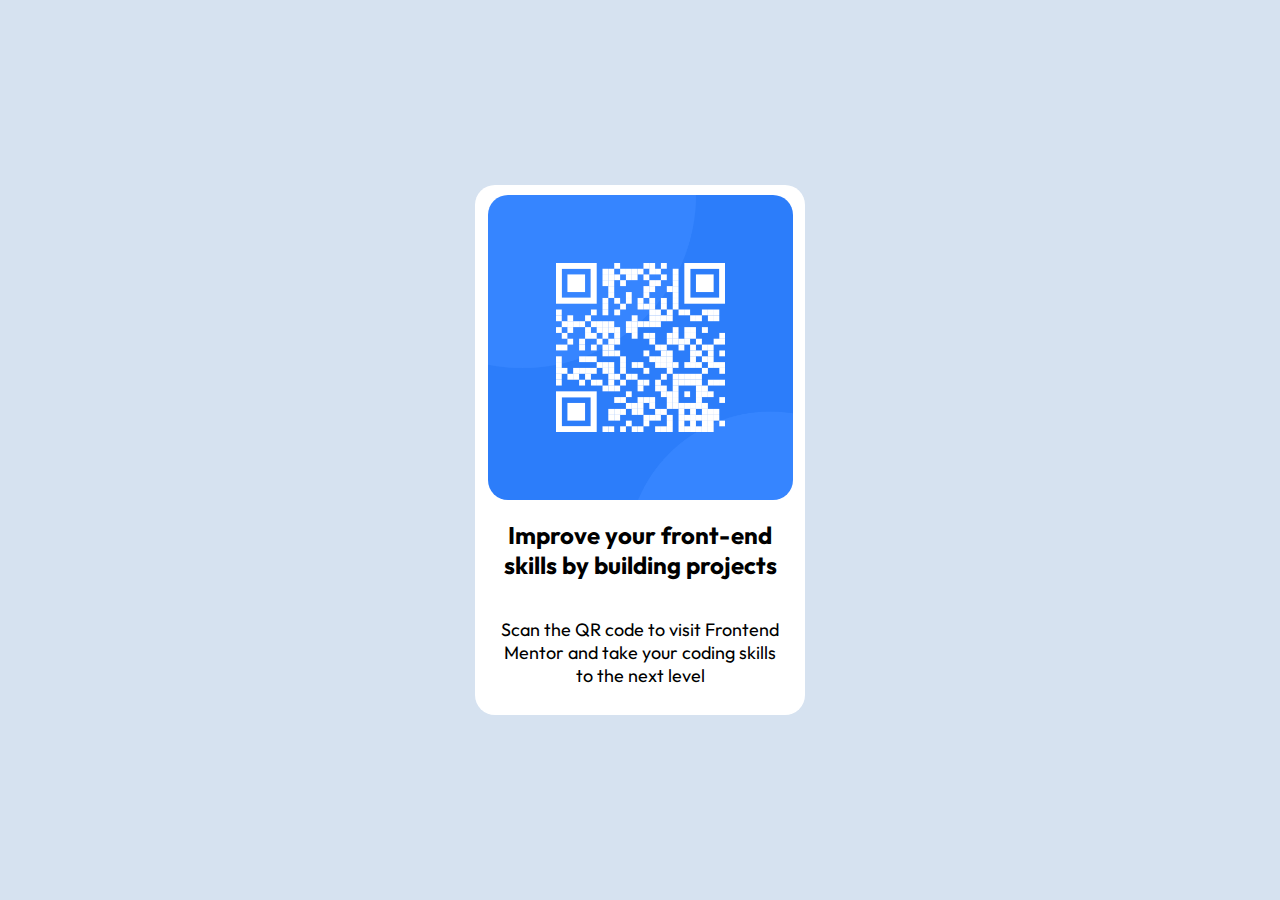
<file: fron-end/qr-code-component-main/index.html>
<!DOCTYPE html>
<html lang="en">

<head>
  <meta charset="UTF-8">
  <meta name="viewport" content="width=device-width, initial-scale=1.0">
  <!-- displays site properly based on user's device -->

  <link rel="icon" type="image/png" sizes="32x32" href="./images/favicon-32x32.png">
  <link rel="stylesheet" href="style.css">
  <title>Frontend Mentor | QR code component</title>

</head>

<body>
  <div class="container">
    <div class="co-container">
      <img  class="co-container__qr"src="./images/image-qr-code.png" alt="QR code" draggable="false">
      <h2 id="co-container__title">Improve your front-end skills by building projects</h2>
      <p>Scan the QR code to visit Frontend Mentor and take your coding skills to the next level</p>
    </div>
  </div>
  <!-- <div class="attribution">
    Challenge by <a href="https://www.frontendmentor.io?ref=challenge" target="_blank">Frontend Mentor</a>.
    Coded by <a href="#">Your Name Here</a>.
  </div> -->
</body>

</html>
</file>
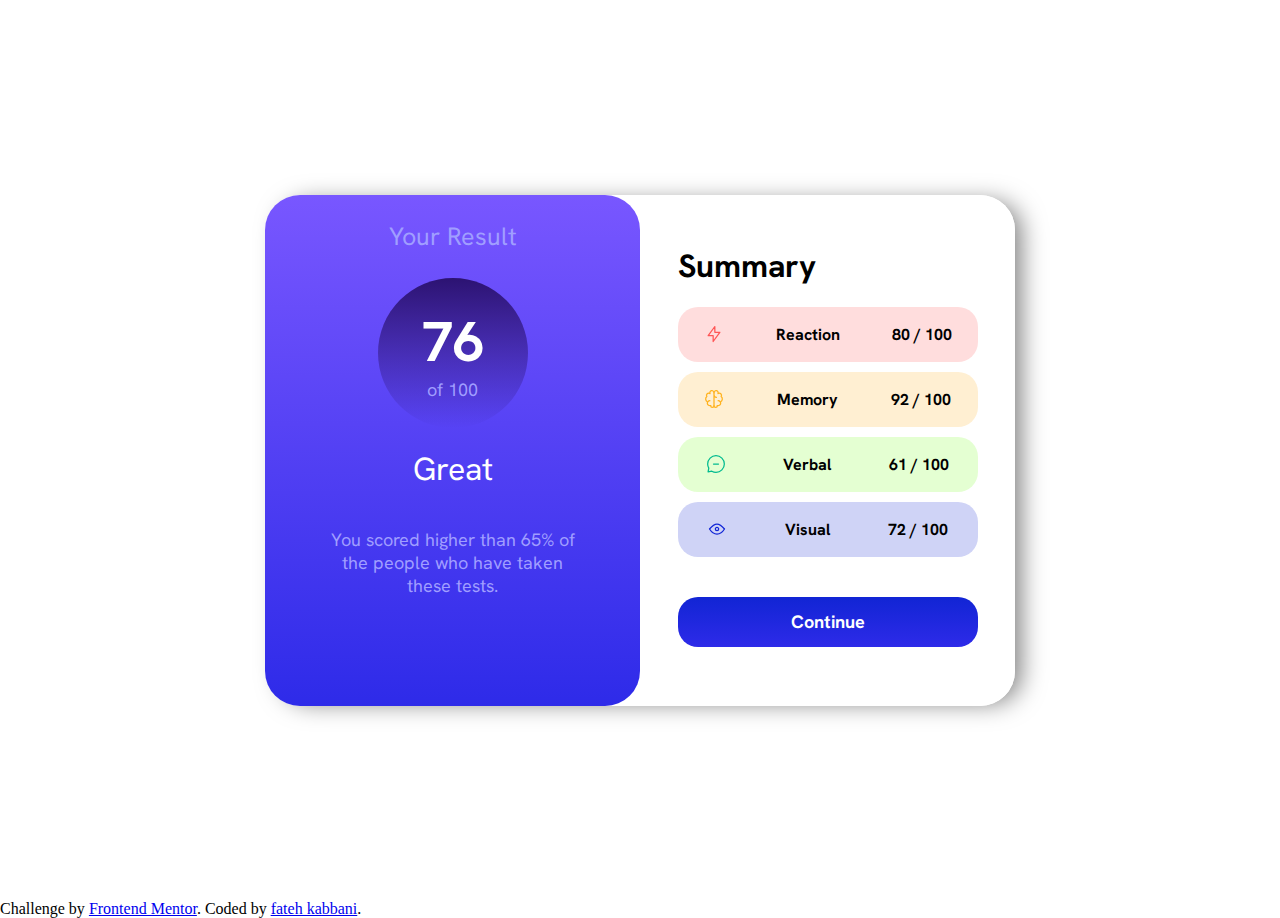
<file: fron-end/results-summary-component-main/index.html>
<!DOCTYPE html>
<html lang="en">

<head>
  <meta charset="UTF-8">
  <meta name="viewport" content="width=device-width, initial-scale=1.0">
  <!-- displays site properly based on user's device -->
  <link rel="icon" type="image/png" sizes="32x32" href="./assets/images/favicon-32x32.png">
  <link rel="stylesheet" href="style.css">
  <title>Frontend Mentor | Results summary component</title>
  <!-- Feel free to remove these styles or customise in your own stylesheet 👍 -->

</head>

<body>
  <div class="container">
    <div class="co-container">
      <div class="section-one">
        <p id="resault">Your Result</p>
        <div id="score_container">
          <h1>76</h1>
          <span>of 100</span>
        </div>
        <span>
          Great
        </span>
        <p>
          You scored higher than 65% of the people who have taken these tests.
        </p>
      </div>
      <div class="section-two">
        <h1>Summary</h1>
        <div class="reaction_collection">
          <div class="row" id="firstrow">
              <svg xmlns="http://www.w3.org/2000/svg" width="20" height="20" fill="none" viewBox="0 0 20 20">
                <path stroke="#F55" stroke-linecap="round" stroke-linejoin="round" stroke-width="1.25"
                  d="M10.833 8.333V2.5l-6.666 9.167h5V17.5l6.666-9.167h-5Z" />
              </svg>
              <p class="text_row">Reaction</p>
            <span>80 / 100</span>
          </div>
          <div class="row" id="secondrow">
              <svg xmlns="http://www.w3.org/2000/svg" width="20" height="20" fill="none" viewBox="0 0 20 20">
                <path stroke="#FFB21E" stroke-linecap="round" stroke-linejoin="round" stroke-width="1.25"
                  d="M5.833 11.667a2.5 2.5 0 1 0 .834 4.858" />
                <path stroke="#FFB21E" stroke-linecap="round" stroke-linejoin="round" stroke-width="1.25"
                  d="M3.553 13.004a3.333 3.333 0 0 1-.728-5.53m.025-.067a2.083 2.083 0 0 1 2.983-2.824m.199.054A2.083 2.083 0 1 1 10 3.75v12.917a1.667 1.667 0 0 1-3.333 0M10 5.833a2.5 2.5 0 0 0 2.5 2.5m1.667 3.334a2.5 2.5 0 1 1-.834 4.858" />
                <path stroke="#FFB21E" stroke-linecap="round" stroke-linejoin="round" stroke-width="1.25"
                  d="M16.447 13.004a3.334 3.334 0 0 0 .728-5.53m-.025-.067a2.083 2.083 0 0 0-2.983-2.824M10 3.75a2.085 2.085 0 0 1 2.538-2.033 2.084 2.084 0 0 1 1.43 2.92m-.635 12.03a1.667 1.667 0 0 1-3.333 0" />
              </svg>
              <p class="text_row">Memory</p>
            <span>92 / 100</span>
          </div>
          <div class="row" id="thirdrow">
              <svg xmlns="http://www.w3.org/2000/svg" width="20" height="20" fill="none" viewBox="0 0 20 20">
                <path stroke="#00BB8F" stroke-linecap="round" stroke-linejoin="round" stroke-width="1.25"
                  d="M7.5 10h5M10 18.333A8.333 8.333 0 1 0 1.667 10c0 1.518.406 2.942 1.115 4.167l-.699 3.75 3.75-.699A8.295 8.295 0 0 0 10 18.333Z" />
              </svg>
              <p class="text_row">Verbal</p>
            <span>61 / 100</span>
          </div>
          <div class="row" id="forthrow">
              <svg xmlns="http://www.w3.org/2000/svg" width="20" height="20" fill="none" viewBox="0 0 20 20">
                <path stroke="#1125D6" stroke-linecap="round" stroke-linejoin="round" stroke-width="1.25"
                  d="M10 11.667a1.667 1.667 0 1 0 0-3.334 1.667 1.667 0 0 0 0 3.334Z" />
                <path stroke="#1125D6" stroke-linecap="round" stroke-linejoin="round" stroke-width="1.25"
                  d="M17.5 10c-1.574 2.492-4.402 5-7.5 5s-5.926-2.508-7.5-5C4.416 7.632 6.66 5 10 5s5.584 2.632 7.5 5Z" />
              </svg>
              <p>Visual</p>
            <span>72 / 100</span>
          </div>
        </div>
        <button>Continue</button>
      </div>
    </div>
  </div>
  <div class="attribution">
    Challenge by <a href="https://www.frontendmentor.io?ref=challenge" target="_blank">Frontend Mentor</a>.
    Coded by <a href="https://github.com/zombie223">fateh kabbani</a>.
  </div>
</body>

</html>
</file>
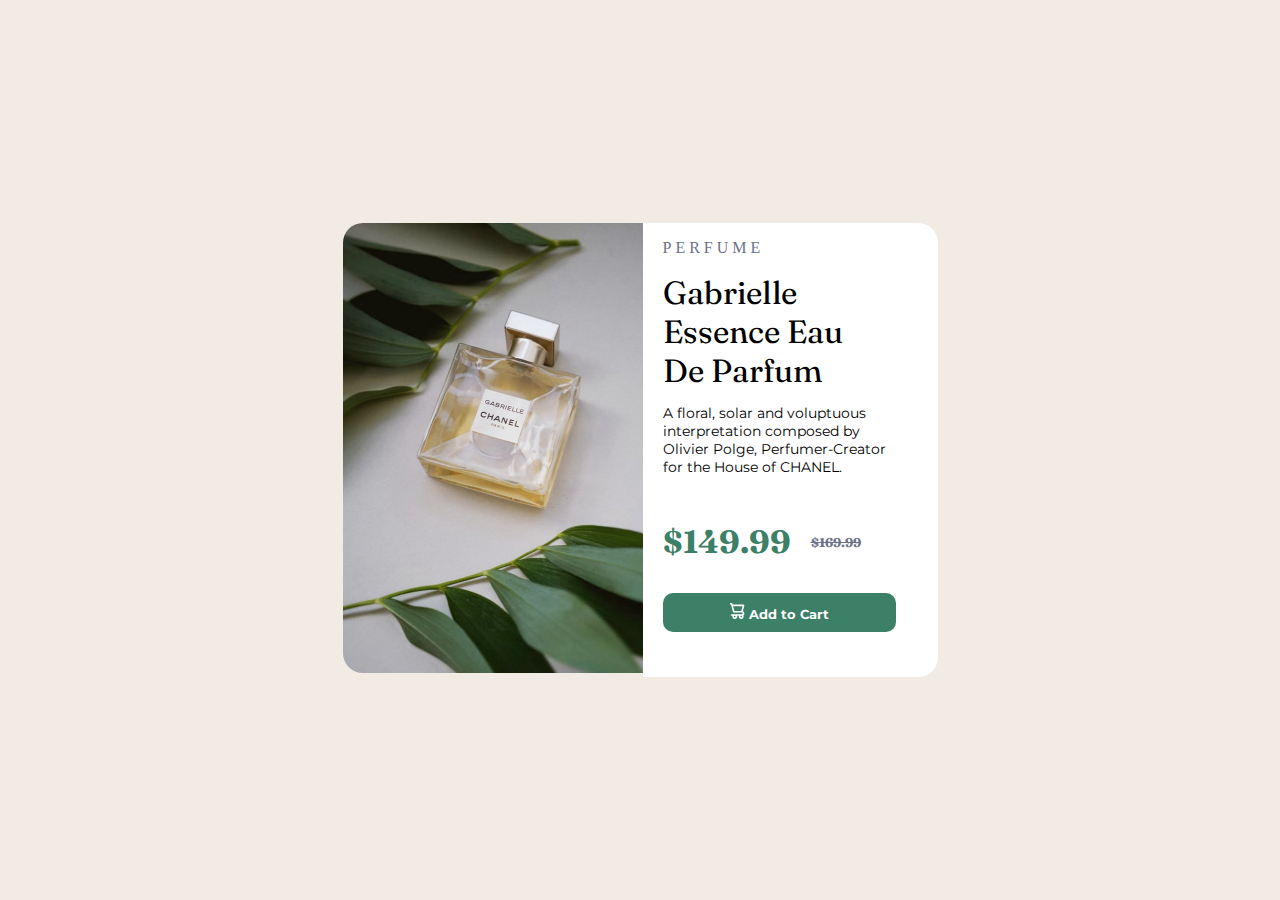
<file: front-end/frontendmentor/product-preview-card-component-main/index.html>
<!DOCTYPE html>
<html lang="en">

<head>
  <meta charset="UTF-8">
  <meta name="viewport" content="width=device-width, initial-scale=1.0">
  <link rel="icon" type="image/png" sizes="32x32" href="./images/favicon-32x32.png">
  <title>Frontend Mentor | Product preview card component</title>
  <link rel="stylesheet" href="style.css">
</head>

<body>
  <div class="container">
    <div class="co-container">
      <div id="section_one">
        <img class="image1" src="images/image-product-desktop.jpg" />
        <img class="image2" src="images/image-product-mobile.jpg" />
      </div>
      <div class="section_two">
        <p id="content-title">
          perfume
        </p>
        <p class="title">Gabrielle Essence Eau De Parfum</p>
        <p class="discription">
          A floral, solar and voluptuous interpretation composed by Olivier Polge,
          Perfumer-Creator for the House of CHANEL.
        </p>

        <p class="price">
          $149.99
          <span class="price_exp"> $169.99
          </span>
        </p>
        <button class="button">
          <svg width="15" height="16" xmlns="http://www.w3.org/2000/svg">
            <path
              d="M14.383 10.388a2.397 2.397 0 0 0-1.518-2.222l1.494-5.593a.8.8 0 0 0-.144-.695.8.8 0 0 0-.631-.28H2.637L2.373.591A.8.8 0 0 0 1.598 0H0v1.598h.983l1.982 7.4a.8.8 0 0 0 .799.59h8.222a.8.8 0 0 1 0 1.599H1.598a.8.8 0 1 0 0 1.598h.943a2.397 2.397 0 1 0 4.507 0h1.885a2.397 2.397 0 1 0 4.331-.376 2.397 2.397 0 0 0 1.12-2.021ZM11.26 7.99H4.395L3.068 3.196h9.477L11.26 7.991Zm-6.465 6.392a.8.8 0 1 1 0-1.598.8.8 0 0 1 0 1.598Zm6.393 0a.8.8 0 1 1 0-1.598.8.8 0 0 1 0 1.598Z"
              fill="#FFF" />
          </svg>
          
          <span>Add to Cart</span>
        </button>
      </div>
    </div>
  </div>
  <!-- <div class="attribution">
    Challenge by <a href="https://www.frontendmentor.io?ref=challenge" target="_blank">Frontend Mentor</a>.
    Coded by <a href="#">Your Name Here</a>.
  </div> -->
</body>

</html>
</file>
<file: fron-end/qr-code-component-main/style.css>
@import url('https://fonts.googleapis.com/css2?family=Outfit:wght@400;700&display=swap');

:root {
    --White: hsl(0, 0%, 100%);
    --Light_gray: hsl(212, 45%, 89%);
    --Grayish_blue: hsl(220, 15%, 55%);
    --Dark_blue: hsl(218, 44%, 22%);
}

body {
    margin: 0;
    padding: 0;
    background-color:var(--Light_gray);
    box-sizing: border-box;
    font-family: 'Outfit', sans-serif;
    font-weight: 400;
    user-select: none;
    -webkit-user-drag: none;
}

.container {
    width: 100%;
    height: 100vh;
    display: flex;
    justify-content: center;
    align-items: center;
}

.co-container {
    display: flex;
    flex-direction: column;
    justify-content: center;
    align-items: center;
    background-color:var(--White);
    border-radius: 20px;
    max-inline-size: 290px;
    padding:10px 20px;
}

img{
    width:305px;
    border-radius: 20px;
}
h2,
p {
    text-align: center;
}
p{
    font-size: 18px;
}
</file>
<file: fron-end/results-summary-component-main/style.css>
@import url('https://fonts.googleapis.com/css2?family=Hanken+Grotesk:wght@700&display=swap');

:root {
    --white: hsl(0, 0%, 100%);
    --blue: hsl(222, 100%, 96%);
    --light: hsl(241, 100%, 81%);
    --dark: hsl(224, 30%, 27%);
    --main-font: 'Hanken Grotesk', sans-serif;
    --main-font-weight: 700;
}

body {
    margin: 0;
    padding: 0;
    box-sizing: border-box;

}

.container {
    display: flex;
    justify-content: center;
    align-items: center;
    height: 100vh;
}

.co-container {
    display: flex;
    width: 750px;
    height: 511px;
    -webkit-box-shadow: 11px 2px 25px -5px rgba(0, 0, 0, 0.5);
    box-shadow: 11px 2px 25px -5px rgba(0, 0, 0, 0.5);
    border-radius: 35px;
}

.section-one {
    height: 100%;
    width: 100%;
    background: linear-gradient(hsl(252, 100%, 67%), hsl(241, 81%, 54%));
    display: flex;
    justify-content: flex-start;
    align-items: center;
    flex-direction: column;
    border-radius: 35px;
}


#score_container h1 {
    font-family: var(--main-font);
    font-weight: var(--main-font-weight);
    font-size: 3.5rem;
    color: var(--white);
    margin: 0;
    padding: 0;
}

#score_container span {
    font-size: 18px;
    font-family: var(--main-font);
    font-weight: var(--main-weight-font);
    color: var(--light)
}

#score_container {
    display: flex;
    flex-direction: column;
    justify-content: center;
    align-items: center;
    height: 150px;
    width: 150px;
    border-radius: 50%;
    background: linear-gradient(hsla(256, 72%, 26%, 1), hsla(241, 72%, 26%, 0));
}

.section-one>span {
    font-size: 32px;
    font-family: var(--main-font);
    font-weight: var(--main-weight-font);
    color: var(--white);
    padding-top: 20px;
    padding-bottom: 20px;
}

#resault {
    font-size: 25px;
    font-family: var(--main-font);
    font-weight: var(--main-weight-font);
    color: var(--light);
}

span+p {
    font-size: 18px;
    font-family: var(--main-font);
    font-weight: var(--main-weight-font);
    color: var(--light);
    justify-content: center;
    max-width: 70%;
    text-align: center;
}

.section-two {
    height: 100%;
    width: 100%;
    background-color: var(--white);
    display: flex;
    border-radius: 35px;
    flex-flow: column;

}

.section-two h1 {
    font-family: var(--main-font);
    font-weight: var(--main-font-weight);
    margin-left: 10%;
    margin-top: 50px;
    margin-bottom: 20px;
}

.row {
    display: flex;
    flex-direction: row;
    justify-content: space-around;
    align-items: center;
    font-family: var(--main-font);
    font-weight: var(--main-font-weight);
    height: 55px;
    width: 80%;
    margin: 0 auto;
    margin-bottom: 10px;
    border-radius: 20px;
}

.row:last-child {
    margin-bottom: 40px;
}

#firstrow {
    background-color: hsla(0, 100%, 67%, 20%);
}


#secondrow {
    background-color: hsla(39, 100%, 56%, 20%);
}

#thirdrow {
    background-color: hsla(96, 100%, 56%, 20%);
}

#forthrow {
    background-color: hsla(234, 85%, 45%, 20%);
}

.reaction_collection+button {
    align-self: center;
}

button {
    width: 80%;
    height: 50px;
    border-radius: 20px;
    background: linear-gradient(hsl(234, 85%, 45%), hsl(241, 81%, 54%));
    border: none;
    outline: none;
    font-size: 18px;
    font-family: var(--main-font);
    font-weight: var(--main-font-weight);
    color: var(--white);
}

@media only screen and (max-width:450px) {
    body {
        margin: 0;
        padding: 0;
        box-sizing: border-box;
    }

    .co-container {
        flex-direction: column;
        justify-content: center;
        align-items: center;
        height: 100vh;
    }

    .section-one {
        height: 50%;
        width: 100%;
        border-top-left-radius: 0;
        border-top-right-radius: 0;
    }
    
}
</file>
<file: front-end/frontendmentor/product-preview-card-component-main/style.css>
@import url('https://fonts.googleapis.com/css2?family=Montserrat:wght@500;700&display=swap');
@import url('https://fonts.googleapis.com/css2?family=Fraunces:opsz,wght@9..144,700&display=swap');

:root {
    --first-font: 'Montserrat', sans-serif;
    --second-font: 'Fraunces', serif;
}

body {
    margin: 0;
    padding: 0;
    box-sizing: border-box;
    display: flex;
    justify-content: center;
    align-items: center;
    height: 100vh;
    overflow: hidden;
    background-color: hsl(30, 38%, 92%);

}

.co-container {
    display: flex;
    flex-direction: row;
    max-width: 600px;

}

img {
    max-width: 300px;
    border-top-left-radius: 20px;
    border-bottom-left-radius: 20px;
}

.section_two {
    background-color: hsl(0, 0%, 100%);
    padding-left: 20px;
    border-top-right-radius: 20px;
    border-bottom-right-radius: 20px;
    display: flex;
    flex-direction: column;
}

#content-title {
    font-size: 1rem;
    text-transform: uppercase;
    letter-spacing: 4px;
    color: hsl(228, 12%, 48%)
}

.button {
    display: block;
}

.title {
    max-width: 200px;
    font-size: 2em;
    font-family: var(--second-font);
    margin: 0;
}

.discription {
    font-size: clamp(0.625rem, 0.425rem + 0.8vw, 0.875rem);
    font-family: var(--first-font);
    max-width: 225px;
    padding-right: 50px;
}

.price {
    color: hsl(158, 36%, 37%);
    font-family: var(--second-font);
    font-size: 2em;
    font-weight: 700;
    display: flex;
    justify-content: flex-start;
    align-items: center;
}

.price>span {
    text-decoration: line-through;
    color: hsl(228, 12%, 48%);
    font-size: calc(100% - .6em);
    padding-left: 20px;
}

.button {
    width: 85%;
    padding: 10px;
    color: white;
    outline: none;
    border: none;
    background-color: hsl(158, 36%, 37%);
    border-radius: 10px;
    font-family: var(--first-font);
    font-weight: 700;
    margin-bottom: 20px;
}

.image2 {
    display: none;
}

@media only screen and (max-width: 450px) {
    .co-container {
        flex-direction: column;
    }

    img {
        border-radius: 0px;
    }

    .section_two {
        border-bottom-left-radius: 10px;
        border-bottom-right-radius: 10px;
    }

    .image1 {
        display: none;
    }

    .image2 {
        display: block;
        border-top-right-radius: 10px;
        border-top-left-radius: 10px;
    }

}
</file>
